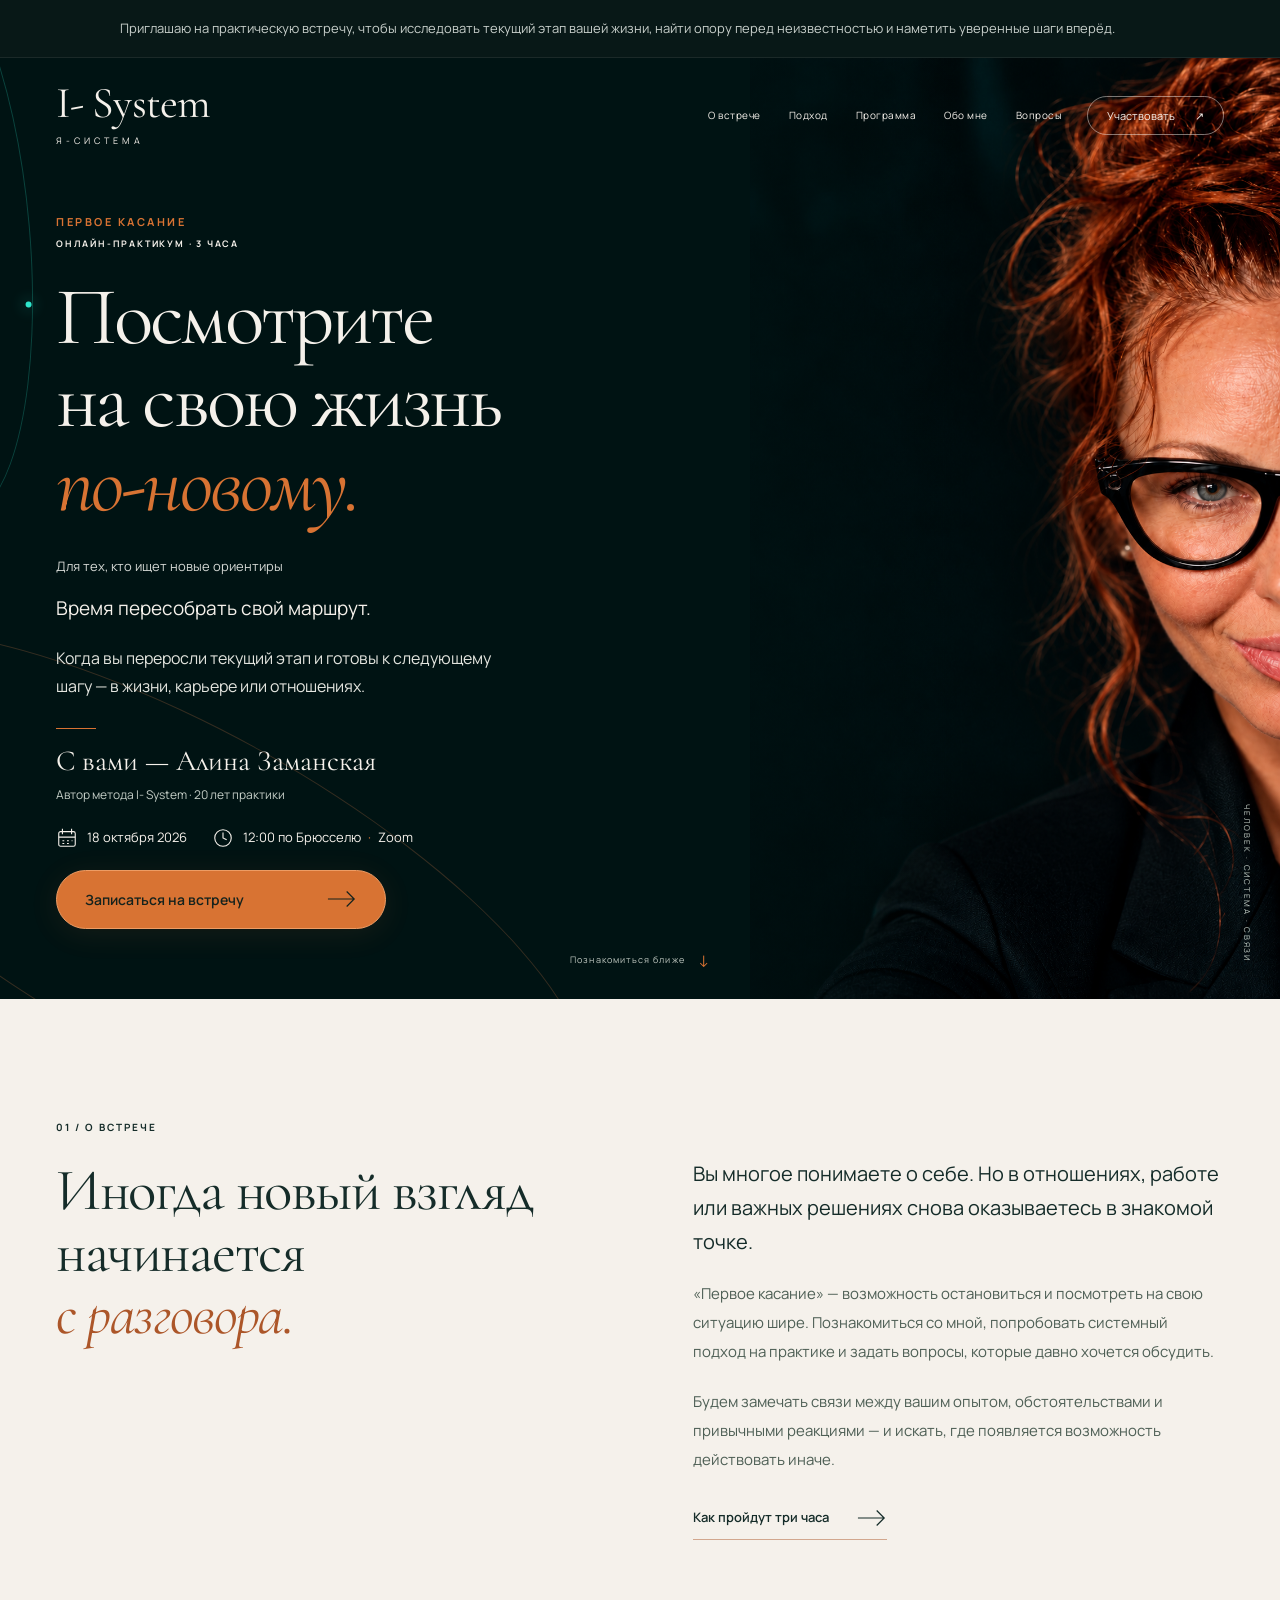
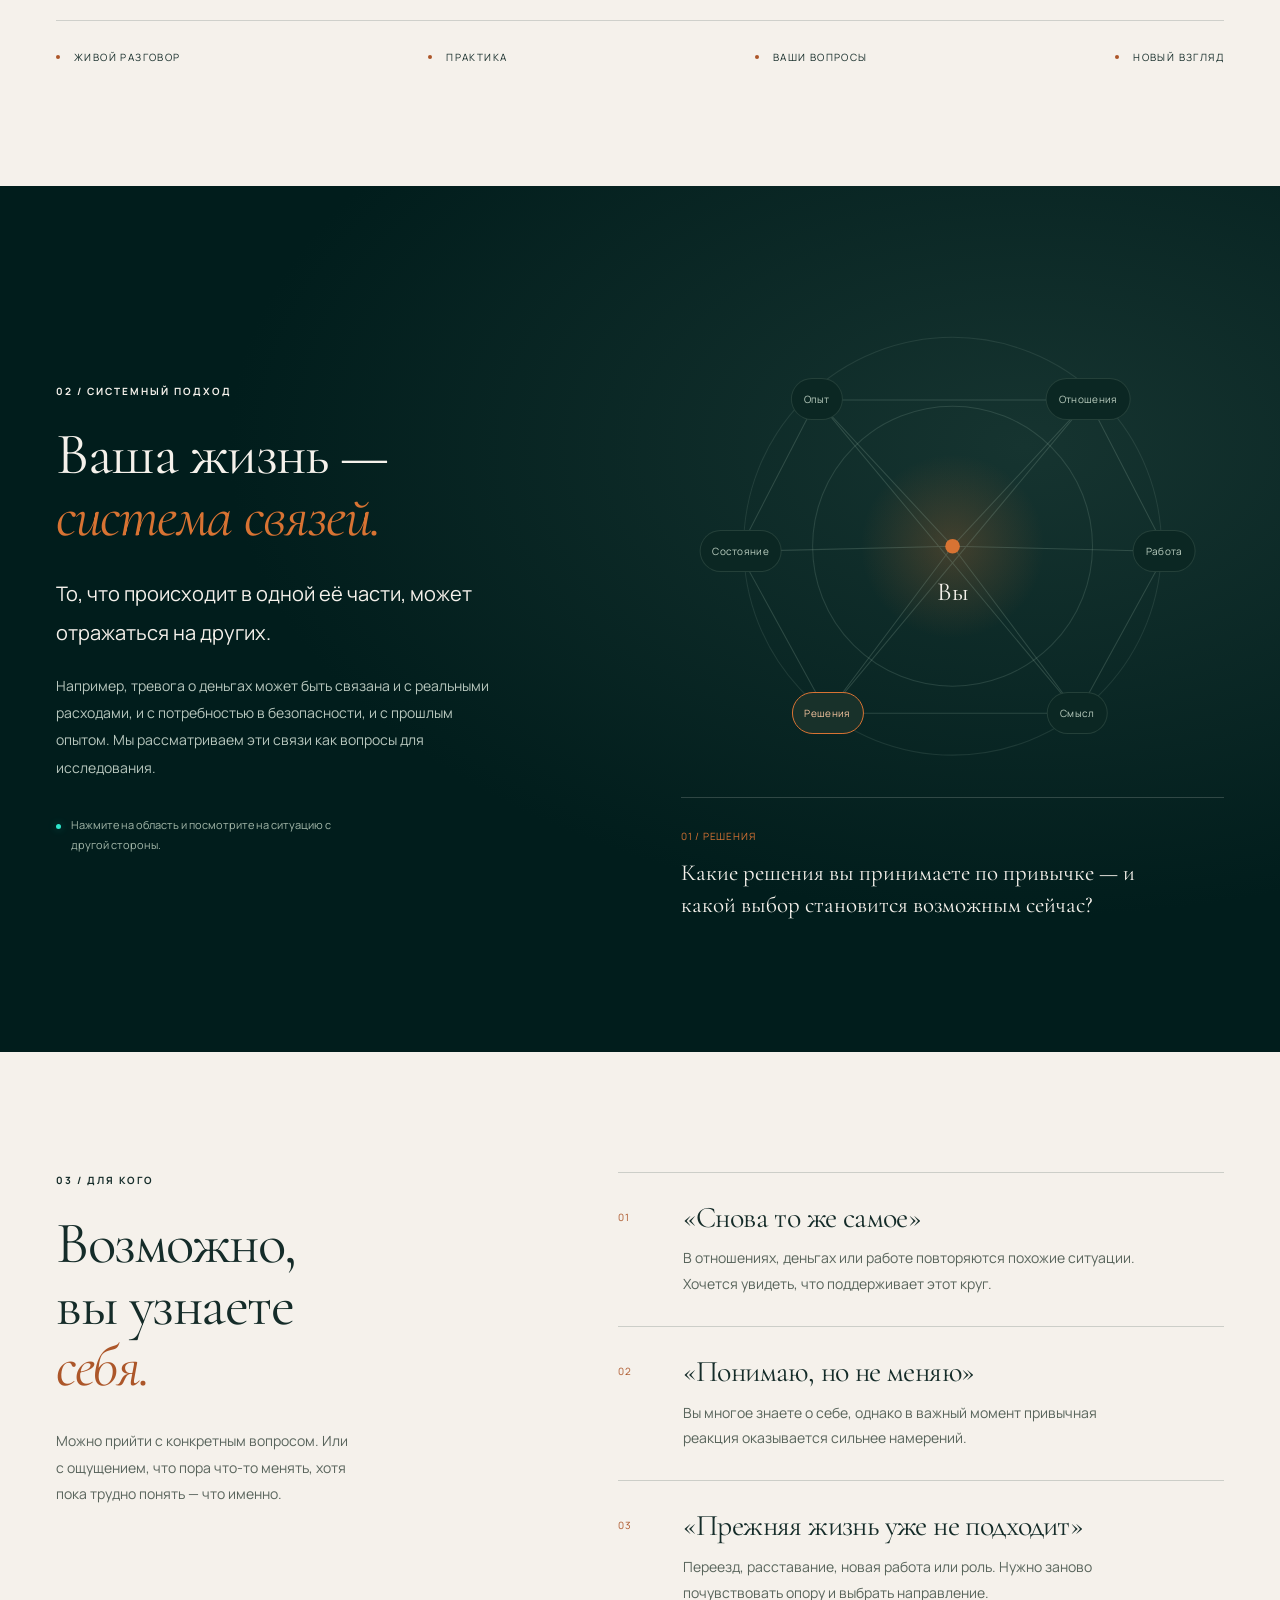
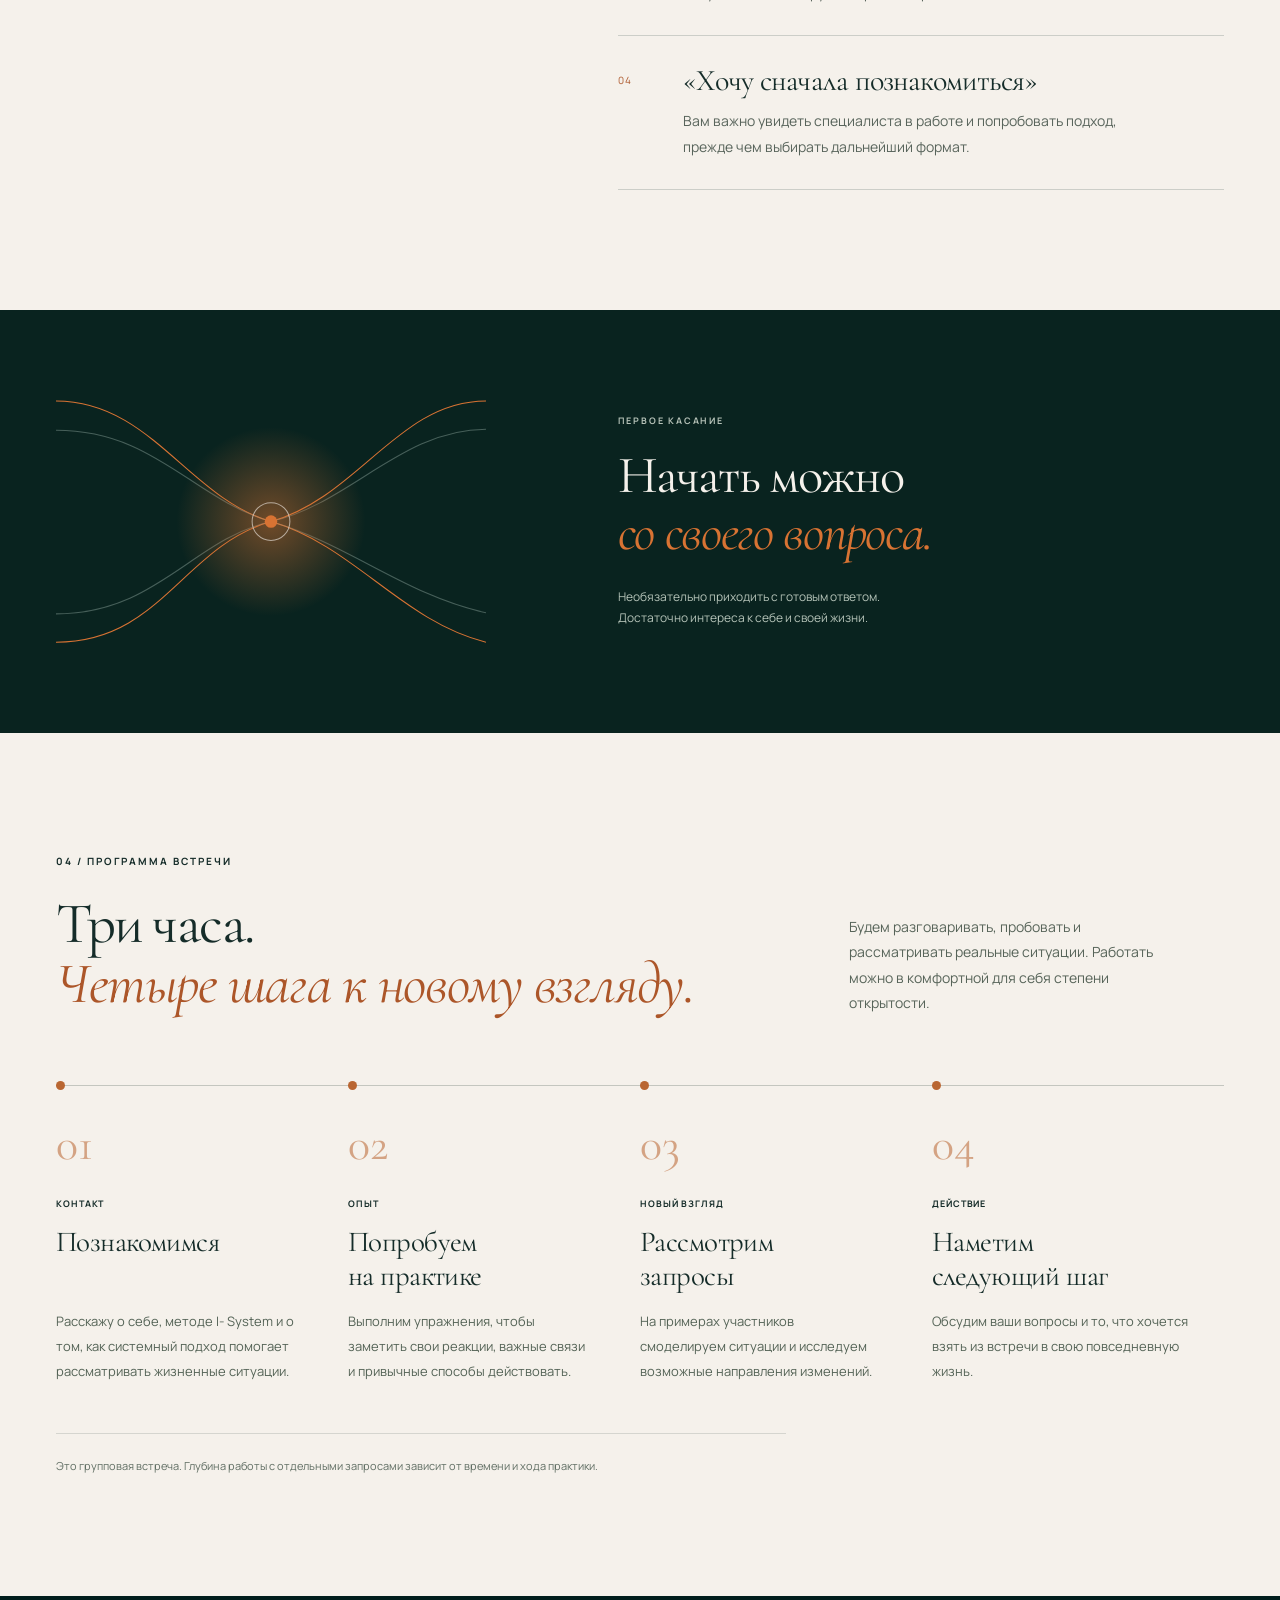
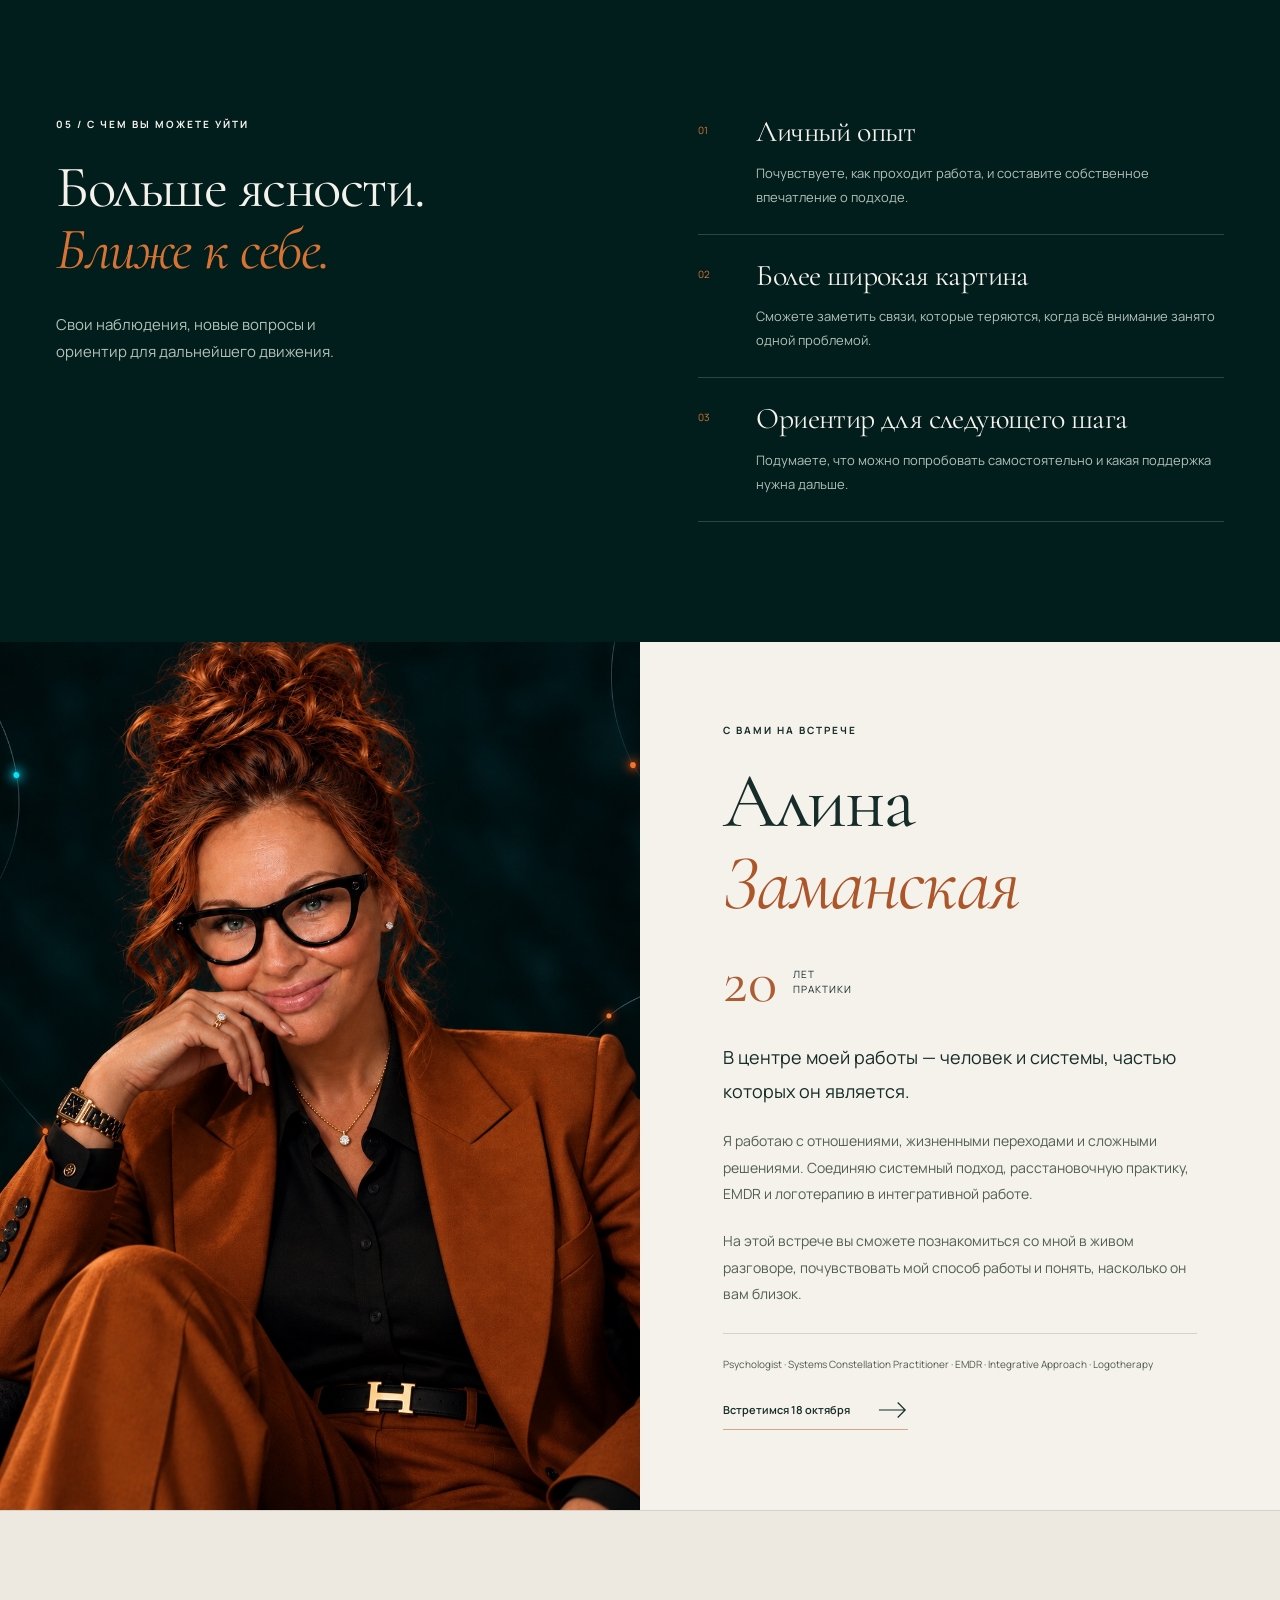
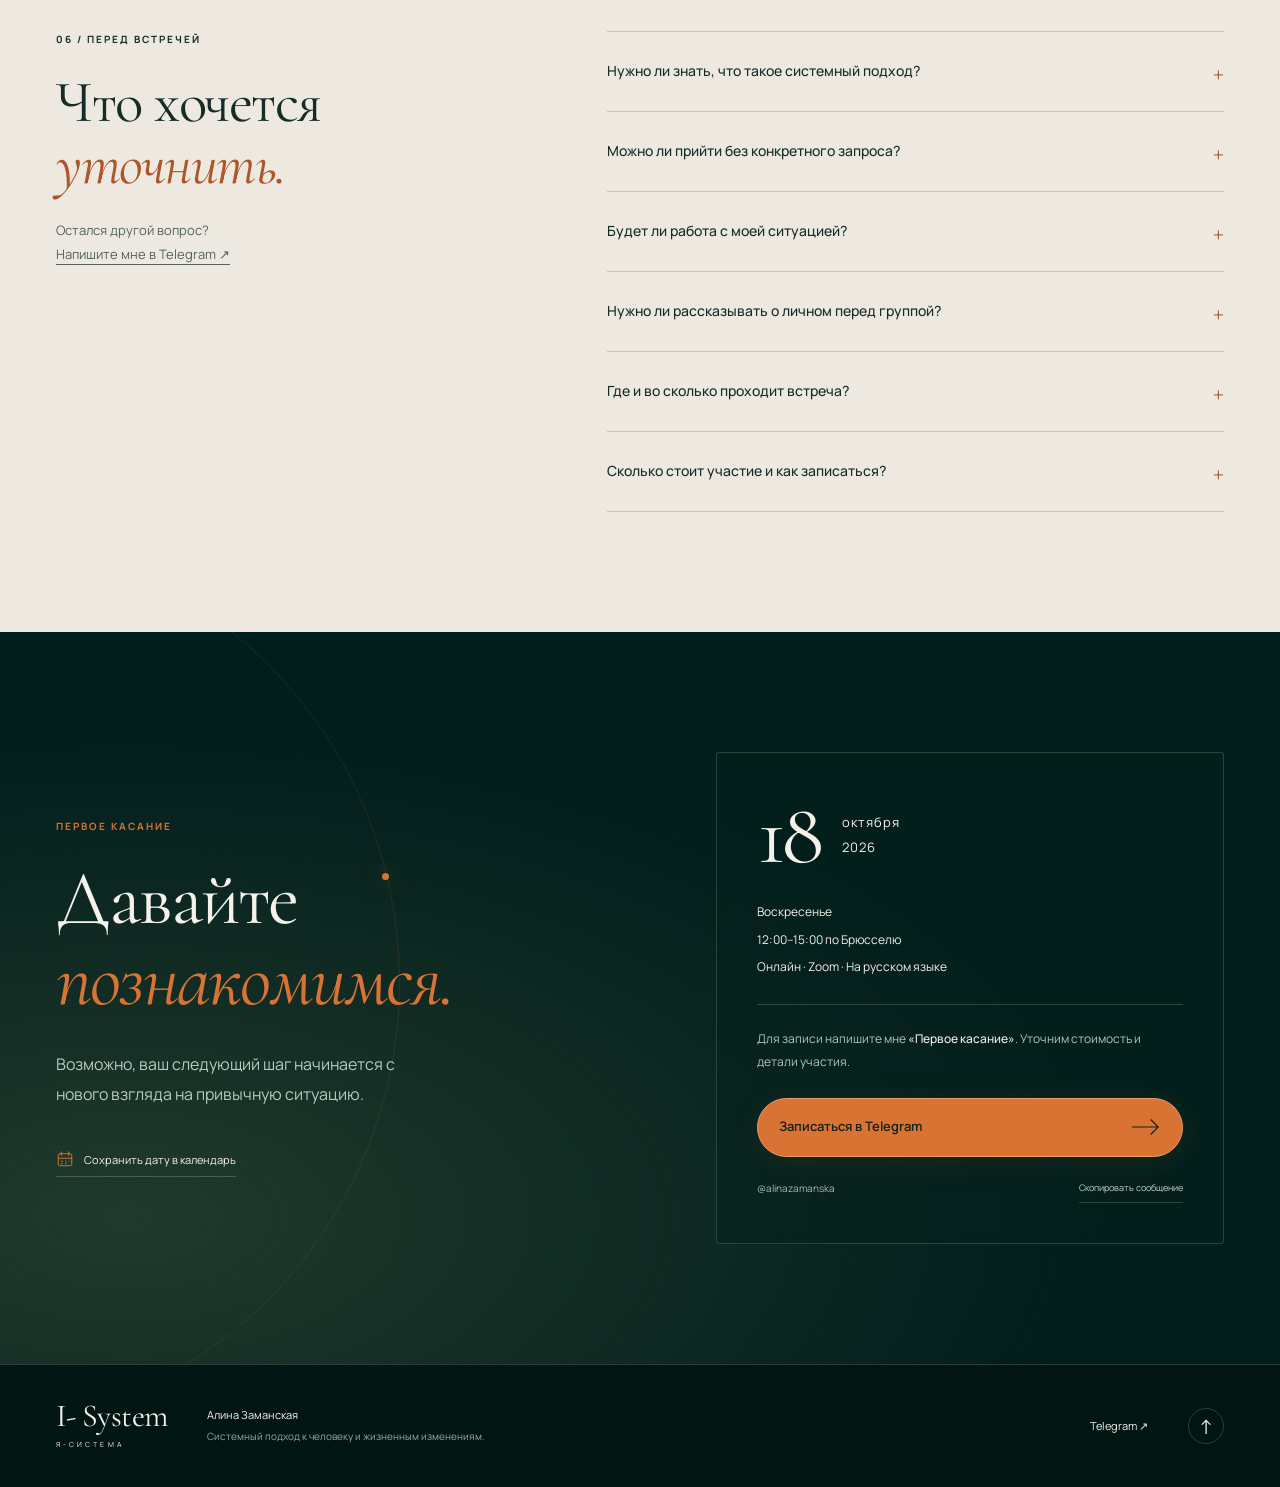
<file: index.html>
<!doctype html>
<html lang="ru">
<head>
  <meta charset="utf-8">
  <meta name="viewport" content="width=device-width,initial-scale=1">
  <meta name="theme-color" content="#001313">
  <title>Первое касание — встреча с Алиной Заманской | I- System</title>
  <meta name="description" content="Посмотрите на свою жизнь по-новому. Онлайн-практикум с Алиной Заманской для тех, кто ищет новые ориентиры. 18 октября 2026, 12:00 по Брюсселю, Zoom. Системный подход и метод I- System.">
  <meta property="og:type" content="website">
  <meta property="og:locale" content="ru_RU">
  <meta property="og:title" content="Первое касание — посмотрите на свою жизнь по-новому">
  <meta property="og:description" content="Три часа живого разговора и практики с Алиной Заманской. 18 октября 2026 · 12:00 по Брюсселю · Zoom.">
  <meta property="og:image" content="https://alinazamanska.github.io/pervoe-kasanie/alina-portrait.jpg">
  <meta property="og:url" content="https://alinazamanska.github.io/pervoe-kasanie/">
  <link rel="canonical" href="https://alinazamanska.github.io/pervoe-kasanie/">
  <link rel="icon" href="./favicon.svg" type="image/svg+xml">
  <link rel="preload" href="./alina-hero-v2.png" as="image" fetchpriority="high">
  <link rel="preconnect" href="https://fonts.googleapis.com">
  <link rel="preconnect" href="https://fonts.gstatic.com" crossorigin>
  <link href="https://fonts.googleapis.com/css2?family=Cormorant+Garamond:ital,wght@0,400;0,500;0,600;1,400;1,500&family=Manrope:wght@400;500;600;700&display=swap" rel="stylesheet">
  <link rel="stylesheet" href="./styles.css">
  <link rel="stylesheet" href="./hero-v2.css?v=20261012">
  <script src="./app.js?v=20261012" defer></script>
  <script type="application/ld+json">
  {"@context":"https://schema.org","@type":"Event","name":"Первое касание — встреча с Алиной Заманской","description":"Живой разговор, практика и знакомство с системным подходом и авторским методом I- System.","startDate":"2026-10-18T12:00:00+02:00","endDate":"2026-10-18T15:00:00+02:00","eventAttendanceMode":"https://schema.org/OnlineEventAttendanceMode","eventStatus":"https://schema.org/EventScheduled","inLanguage":"ru","image":"https://alinazamanska.github.io/pervoe-kasanie/alina-portrait.jpg","url":"https://alinazamanska.github.io/pervoe-kasanie/","organizer":{"@type":"Person","name":"Алина Заманская","url":"https://t.me/alinazamanska"},"performer":{"@type":"Person","name":"Алина Заманская"}}
  </script>
</head>
<body>
<a class="skip-link" href="#meeting">Перейти к содержанию</a>
<svg class="svg-defs" xmlns="http://www.w3.org/2000/svg" aria-hidden="true"><defs>
  <symbol id="arrow-right" viewBox="0 0 32 20"><path d="M1 10h28M21 2l8 8-8 8"/></symbol>
  <symbol id="icon-calendar" viewBox="0 0 24 24"><rect x="3" y="5" width="18" height="16" rx="2"/><path d="M7 2v6M17 2v6M3 11h18M7 15h2m3 0h2m3 0h1M7 18h2m3 0h2"/></symbol>
  <symbol id="icon-clock" viewBox="0 0 24 24"><circle cx="12" cy="12" r="9"/><path d="M12 6v6l4 2"/></symbol>
  <symbol id="icon-external" viewBox="0 0 24 24"><path d="M6 18 18 6M6 6h12v12"/></symbol>
</defs></svg>
<div class="opening-invitation"><p class="wrap">Приглашаю на практическую встречу, чтобы исследовать текущий этап вашей жизни, найти опору перед неизвестностью и наметить уверенные шаги вперёд.</p></div>
<header class="hero" id="top">
  <img class="hero-photo" src="./alina-hero-v2.png" alt="Алина Заманская" width="941" height="1672" fetchpriority="high" decoding="async">
  <div class="hero-shade" aria-hidden="true"></div>
  <div class="hero-orbit orbit-one" aria-hidden="true"><span></span></div>
  <div class="hero-orbit orbit-two" aria-hidden="true"><span></span></div>
  <nav class="nav wrap" aria-label="Основная навигация">
    <a class="brand" href="#top" aria-label="I- System — в начало страницы"><span>I- System</span><small>Я-Система</small></a>
    <div class="desktop-nav"><a href="#meeting">О встрече</a><a href="#approach">Подход</a><a href="#program">Программа</a><a href="#about">Обо мне</a><a href="#faq">Вопросы</a></div>
    <a class="nav-book" href="#register">Участвовать <span aria-hidden="true">↗</span></a>
    <button class="menu-toggle" type="button" aria-label="Открыть меню" aria-controls="mobile-menu" aria-expanded="false"><span></span><span></span></button>
  </nav>
  <div id="mobile-menu" class="mobile-menu" hidden><nav aria-label="Мобильная навигация"><a href="#meeting">О встрече</a><a href="#approach">Системный подход</a><a href="#program">Программа</a><a href="#about">Алина Заманская</a><a href="#faq">Вопросы</a><a href="#register">Записаться <span>↗</span></a></nav></div>
  <div class="hero-content wrap">
    <div class="hero-copy">
      <p class="eyebrow amber">Первое касание <span class="eyebrow-line">Онлайн-практикум · 3 часа</span></p>
      <h1><span>Посмотрите</span><span>на свою жизнь</span><em>по-новому.</em></h1>
      <p class="hero-audience">Для тех, кто ищет новые ориентиры</p>
      <p class="hero-route">Время пересобрать свой маршрут.</p>
      <p class="hero-intro">Когда вы переросли текущий этап и готовы к следующему шагу — в жизни, карьере или отношениях.</p>
      <div class="hero-host"><p>С вами — Алина Заманская</p><span>Автор метода I- System · 20 лет практики</span></div>
      <div class="hero-details">
        <p><svg aria-hidden="true"><use href="#icon-calendar"/></svg><time datetime="2026-10-18">18 октября 2026</time></p>
        <p><svg aria-hidden="true"><use href="#icon-clock"/></svg><span>12:00 по Брюсселю <b>·</b> Zoom</span></p>
      </div>
      <a class="button button-amber hero-cta" href="#register">Записаться на встречу <svg aria-hidden="true"><use href="#arrow-right"/></svg></a>
    </div>
  </div>
  <a class="scroll-hint" href="#meeting">Познакомиться ближе <span aria-hidden="true">↓</span></a>
  <span class="hero-side" aria-hidden="true">Человек · Система · Связи</span>
</header>
<main>
<section class="meeting light-section section" id="meeting">
  <div class="wrap meeting-grid">
    <div><p class="eyebrow">01 / О встрече</p><h2>Иногда новый взгляд<br>начинается<br><em>с разговора.</em></h2></div>
    <div class="meeting-copy"><p class="lead">Вы многое понимаете о себе. Но в отношениях, работе или важных решениях снова оказываетесь в знакомой точке.</p><p>«Первое касание» — возможность остановиться и посмотреть на свою ситуацию шире. Познакомиться со мной, попробовать системный подход на практике и задать вопросы, которые давно хочется обсудить.</p><p>Будем замечать связи между вашим опытом, обстоятельствами и привычными реакциями — и искать, где появляется возможность действовать иначе.</p><a class="text-link" href="#program">Как пройдут три часа <svg aria-hidden="true"><use href="#arrow-right"/></svg></a></div>
  </div>
  <div class="wrap meeting-notes"><span>Живой разговор</span><span>Практика</span><span>Ваши вопросы</span><span>Новый взгляд</span></div>
</section>
<section class="approach dark-section section" id="approach">
  <div class="wrap approach-grid">
    <div class="approach-copy"><p class="eyebrow">02 / Системный подход</p><h2>Ваша жизнь —<br><em>система связей.</em></h2><p class="lead">То, что происходит в одной её части, может отражаться на других.</p><p>Например, тревога о деньгах может быть связана и с реальными расходами, и с потребностью в безопасности, и с прошлым опытом. Мы рассматриваем эти связи как вопросы для исследования.</p><p class="diagram-hint"><span class="tiny-dot"></span>Нажмите на область и посмотрите на ситуацию с другой стороны.</p></div>
    <div class="system-interactive">
      <div class="system-map" aria-label="Области жизни, которые мы рассматриваем в системном подходе">
        <svg class="system-lines" viewBox="0 0 520 470" aria-hidden="true"><defs><radialGradient id="map-glow"><stop stop-color="#d87333" stop-opacity=".25"/><stop offset="1" stop-color="#d87333" stop-opacity="0"/></radialGradient></defs><circle cx="260" cy="230" r="200" fill="none" stroke="currentColor" opacity=".15"/><circle cx="260" cy="230" r="134" fill="none" stroke="currentColor" opacity=".2"/><circle cx="260" cy="230" r="88" fill="url(#map-glow)"/><g fill="none" stroke="currentColor" opacity=".24"><path d="M260 230 130 90 390 90 465 235 380 390 140 390 55 235 130 90M260 230 390 90M260 230 465 235M260 230 380 390M260 230 140 390M260 230 55 235M130 90 380 390M140 390 390 90"/></g><g fill="#d87333"><circle cx="260" cy="230" r="7"/><circle cx="130" cy="90" r="3"/><circle cx="390" cy="90" r="3"/><circle cx="465" cy="235" r="3"/><circle cx="380" cy="390" r="3"/><circle cx="140" cy="390" r="3"/><circle cx="55" cy="235" r="3"/></g></svg>
        <span class="map-center">Вы</span>
        <button class="map-node node-experience" type="button" data-lens="experience" aria-pressed="false">Опыт</button>
        <button class="map-node node-family" type="button" data-lens="family" aria-pressed="false">Отношения</button>
        <button class="map-node node-work" type="button" data-lens="work" aria-pressed="false">Работа</button>
        <button class="map-node node-meaning" type="button" data-lens="meaning" aria-pressed="false">Смысл</button>
        <button class="map-node node-choice" type="button" data-lens="choice" aria-pressed="true">Решения</button>
        <button class="map-node node-state" type="button" data-lens="state" aria-pressed="false">Состояние</button>
      </div>
      <div class="lens-note" aria-live="polite" aria-atomic="true"><span class="lens-index" id="lens-index">01 / Решения</span><p id="lens-copy">Какие решения вы принимаете по привычке — и какой выбор становится возможным сейчас?</p></div>
    </div>
  </div>
</section>
<section class="audience light-section section" id="for">
  <div class="wrap audience-grid"><div class="section-heading"><p class="eyebrow">03 / Для кого</p><h2>Возможно,<br>вы узнаете<br><em>себя.</em></h2><p>Можно прийти с конкретным вопросом. Или с ощущением, что пора что-то менять, хотя пока трудно понять — что именно.</p></div>
    <div class="audience-list">
      <article><span>01</span><div><h3>«Снова то же самое»</h3><p>В отношениях, деньгах или работе повторяются похожие ситуации. Хочется увидеть, что поддерживает этот круг.</p></div></article>
      <article><span>02</span><div><h3>«Понимаю, но не меняю»</h3><p>Вы многое знаете о себе, однако в важный момент привычная реакция оказывается сильнее намерений.</p></div></article>
      <article><span>03</span><div><h3>«Прежняя жизнь уже не подходит»</h3><p>Переезд, расставание, новая работа или роль. Нужно заново почувствовать опору и выбрать направление.</p></div></article>
      <article><span>04</span><div><h3>«Хочу сначала познакомиться»</h3><p>Вам важно увидеть специалиста в работе и попробовать подход, прежде чем выбирать дальнейший формат.</p></div></article>
    </div>
  </div>
</section>
<section class="touch dark-section" aria-label="Первый шаг"><div class="wrap touch-inner"><div class="touch-art" aria-hidden="true"><svg viewBox="0 0 410 270"><defs><radialGradient id="touch-glow"><stop stop-color="#d87333" stop-opacity=".5"/><stop offset="1" stop-color="#d87333" stop-opacity="0"/></radialGradient></defs><path d="M0 20C90 20 126 112 205 135S330 230 410 250M0 250C100 250 121 159 205 135S327 20 410 20" fill="none" stroke="#d87333"/><path d="M0 48C94 48 130 113 205 135S333 205 410 222M0 223C96 223 130 152 205 135S330 47 410 47" fill="none" stroke="#839c93" opacity=".5"/><circle cx="205" cy="135" r="90" fill="url(#touch-glow)"/><circle cx="205" cy="135" r="18" fill="none" stroke="#f5f1eb" opacity=".6"/><circle cx="205" cy="135" r="6" fill="#d87333"/></svg></div><div><p class="eyebrow">Первое касание</p><p class="touch-quote">Начать можно<br><em>со своего вопроса.</em></p><p>Необязательно приходить с готовым ответом.<br>Достаточно интереса к себе и своей жизни.</p></div></div></section>
<section class="program light-section section" id="program">
  <div class="wrap"><div class="program-heading"><div><p class="eyebrow">04 / Программа встречи</p><h2>Три часа.<br><em>Четыре шага к новому взгляду.</em></h2></div><p>Будем разговаривать, пробовать и рассматривать реальные ситуации. Работать можно в комфортной для себя степени открытости.</p></div>
    <div class="program-timeline">
      <article><span class="step-number">01</span><p class="eyebrow">Контакт</p><h3>Познакомимся</h3><p>Расскажу о себе, методе I- System и о том, как системный подход помогает рассматривать жизненные ситуации.</p></article>
      <article><span class="step-number">02</span><p class="eyebrow">Опыт</p><h3>Попробуем<br>на практике</h3><p>Выполним упражнения, чтобы заметить свои реакции, важные связи и привычные способы действовать.</p></article>
      <article><span class="step-number">03</span><p class="eyebrow">Новый взгляд</p><h3>Рассмотрим<br>запросы</h3><p>На примерах участников смоделируем ситуации и исследуем возможные направления изменений.</p></article>
      <article><span class="step-number">04</span><p class="eyebrow">Действие</p><h3>Наметим<br>следующий шаг</h3><p>Обсудим ваши вопросы и то, что хочется взять из встречи в свою повседневную жизнь.</p></article>
    </div>
    <p class="program-note">Это групповая встреча. Глубина работы с отдельными запросами зависит от времени и хода практики.</p>
  </div>
</section>
<section class="outcomes dark-section section" id="outcomes"><div class="wrap outcomes-grid"><div><p class="eyebrow">05 / С чем вы можете уйти</p><h2>Больше ясности.<br><em>Ближе к себе.</em></h2><p class="outcomes-intro">Свои наблюдения, новые вопросы и ориентир для дальнейшего движения.</p></div><div class="outcomes-list"><article><span>01</span><div><h3>Личный опыт</h3><p>Почувствуете, как проходит работа, и составите собственное впечатление о подходе.</p></div></article><article><span>02</span><div><h3>Более широкая картина</h3><p>Сможете заметить связи, которые теряются, когда всё внимание занято одной проблемой.</p></div></article><article><span>03</span><div><h3>Ориентир для следующего шага</h3><p>Подумаете, что можно попробовать самостоятельно и какая поддержка нужна дальше.</p></div></article></div></div></section>
<section class="about light-section" id="about"><div class="about-image"><img src="./alina-portrait.jpg" alt="Алина Заманская в костюме" width="1086" height="1448" loading="lazy" decoding="async"></div><div class="about-content"><p class="eyebrow">С вами на встрече</p><h2>Алина<br><em>Заманская</em></h2><div class="experience"><span>20</span><p>лет<br>практики</p></div><p class="lead">В центре моей работы — человек и системы, частью которых он является.</p><p>Я работаю с отношениями, жизненными переходами и сложными решениями. Соединяю системный подход, расстановочную практику, EMDR и логотерапию в интегративной работе.</p><p>На этой встрече вы сможете познакомиться со мной в живом разговоре, почувствовать мой способ работы и понять, насколько он вам близок.</p><div class="signature">Psychologist · Systems Constellation Practitioner · EMDR · Integrative Approach · Logotherapy</div><a class="text-link" href="#register">Встретимся 18 октября <svg aria-hidden="true"><use href="#arrow-right"/></svg></a></div></section>
<section class="faq light-section section" id="faq"><div class="wrap faq-grid"><div><p class="eyebrow">06 / Перед встречей</p><h2>Что хочется<br><em>уточнить.</em></h2><p>Остался другой вопрос?<br><a class="inline-link" href="https://t.me/alinazamanska" target="_blank" rel="noopener noreferrer">Напишите мне в Telegram ↗</a></p></div><div class="faq-list">
  <details><summary>Нужно ли знать, что такое системный подход?<span aria-hidden="true">+</span></summary><div class="faq-answer"><p>Нет. Начнём с понятного введения и примеров из жизни. Специальная подготовка не нужна — достаточно любопытства и готовности попробовать.</p></div></details>
  <details><summary>Можно ли прийти без конкретного запроса?<span aria-hidden="true">+</span></summary><div class="faq-answer"><p>Да. Можно прийти, чтобы познакомиться со мной и методом. Если вопрос пока звучит как «хочу что-то изменить», это тоже отправная точка для размышления.</p></div></details>
  <details><summary>Будет ли работа с моей ситуацией?<span aria-hidden="true">+</span></summary><div class="faq-answer"><p>На встрече будут практика и работа с примерами участников. Можно предложить свой запрос, но индивидуальная работа с каждым не гарантируется: это групповой формат на три часа. Наблюдения можно делать и в процессе работы с другими ситуациями.</p></div></details>
  <details><summary>Нужно ли рассказывать о личном перед группой?<span aria-hidden="true">+</span></summary><div class="faq-answer"><p>Делитесь только тем, чем готовы делиться. Можно сначала наблюдать и включаться постепенно. В начале встречи договоримся о бережном общении и конфиденциальности личных историй.</p></div></details>
  <details><summary>Где и во сколько проходит встреча?<span aria-hidden="true">+</span></summary><div class="faq-answer"><p>18 октября 2026 года, с 12:00 до 15:00 по Брюсселю, онлайн в Zoom. В Мадриде это также 12:00–15:00, на Тенерифе и в Лондоне — 11:00–14:00. Для участия понадобятся интернет и место, где можно спокойно провести три часа.</p><p class="local-time" data-local-time></p></div></details>
  <details><summary>Сколько стоит участие и как записаться?<span aria-hidden="true">+</span></summary><div class="faq-answer"><p>Напишите мне в Telegram «Первое касание». В переписке уточним стоимость и условия участия, а также детали подключения к встрече.</p><a class="inline-link" href="https://t.me/alinazamanska" target="_blank" rel="noopener noreferrer">Перейти в Telegram ↗</a></div></details>
</div></div></section>
<section class="registration dark-section section" id="register"><div class="registration-orbit" aria-hidden="true"></div><div class="wrap registration-grid"><div><p class="eyebrow amber">Первое касание</p><h2>Давайте<br><em>познакомимся.</em></h2><p class="registration-intro">Возможно, ваш следующий шаг начинается с нового взгляда на привычную ситуацию.</p><a class="calendar-link" href="./pervoe-kasanie.ics" download><svg aria-hidden="true"><use href="#icon-calendar"/></svg>Сохранить дату в календарь</a></div><div class="registration-panel"><p class="event-date">18 <span>октября<br>2026</span></p><div class="registration-facts"><span>Воскресенье</span><span>12:00–15:00 по Брюсселю</span><span>Онлайн · Zoom · На русском языке</span></div><p>Для записи напишите мне <strong>«Первое касание»</strong>. Уточним стоимость и детали участия.</p><a class="button button-amber" href="https://t.me/alinazamanska" target="_blank" rel="noopener noreferrer">Записаться в Telegram <svg aria-hidden="true"><use href="#arrow-right"/></svg></a><div class="registration-contact"><span>@alinazamanska</span><button class="copy-message" type="button">Скопировать сообщение</button></div><p class="copy-status" role="status" aria-live="polite"></p><div class="copy-fallback" hidden><label for="registration-message">Сообщение для записи</label><textarea id="registration-message" rows="3" readonly>Алина, здравствуйте! Хочу участвовать во встрече «Первое касание» 18 октября в 12:00 по Брюсселю. Подскажите, пожалуйста, стоимость и условия участия.</textarea></div></div></div></section>
</main>
<footer><div class="wrap footer-inner"><a class="brand footer-brand" href="#top"><span>I- System</span><small>Я-Система</small></a><p>Алина Заманская<br><span>Системный подход к человеку и жизненным изменениям.</span></p><a href="https://t.me/alinazamanska" target="_blank" rel="noopener noreferrer">Telegram <span aria-hidden="true">↗</span></a><a class="back-top" href="#top" aria-label="Наверх">↑</a></div></footer>
<div class="mobile-join" hidden><div><strong>Первое касание</strong><span>18 октября · 12:00 Брюссель</span></div><a href="#register">Участвовать <span aria-hidden="true">↗</span></a></div>
</body></html>
</file>
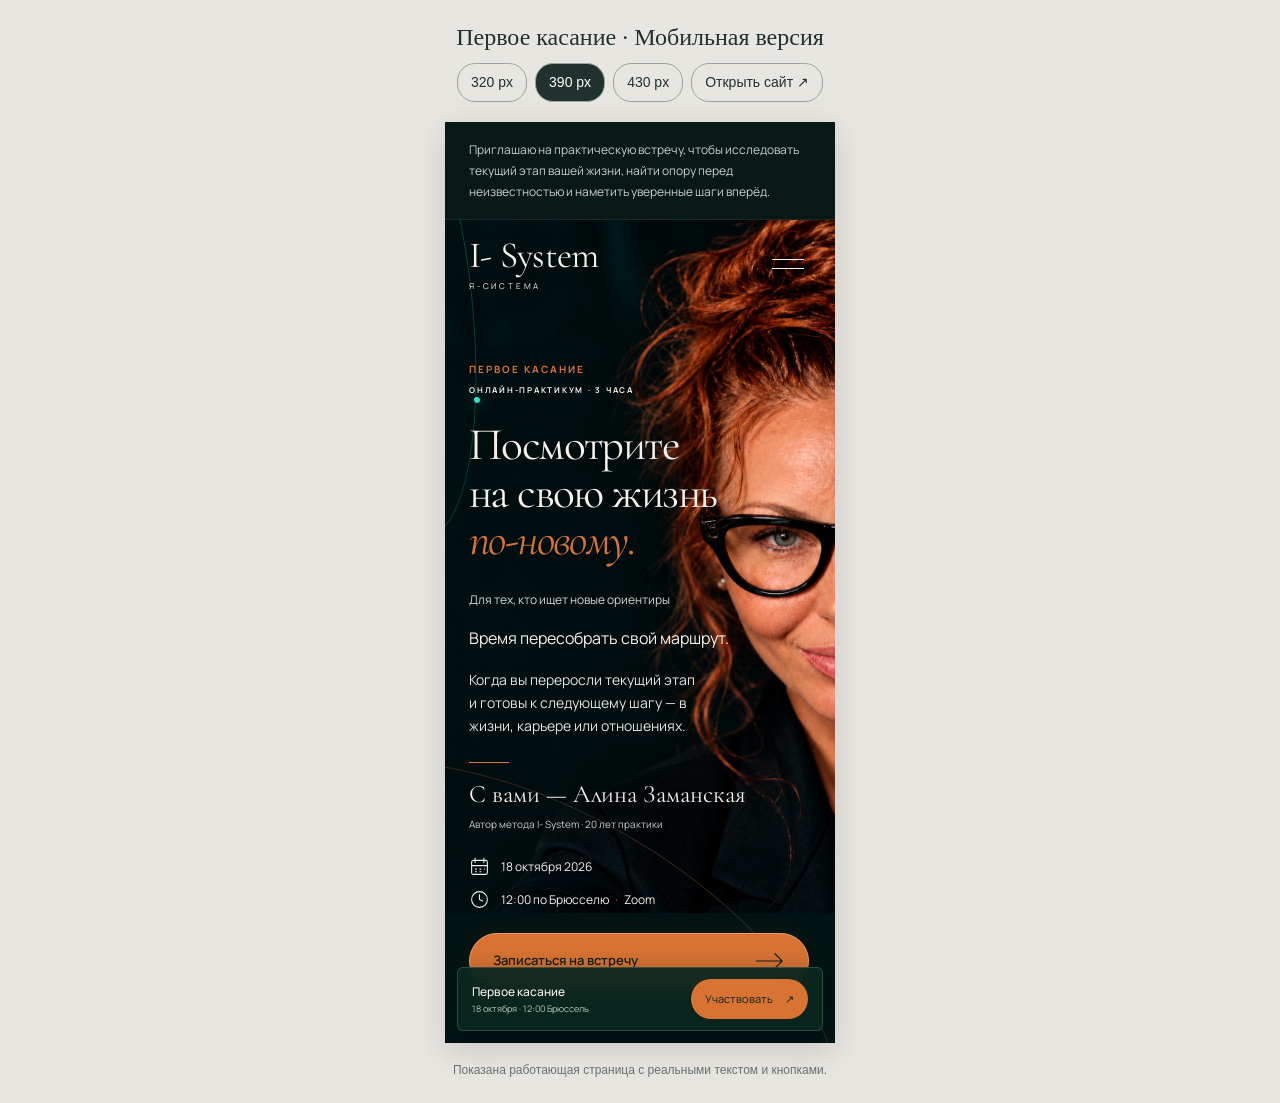
<file: mobile-preview.html>
<!doctype html>
<html lang="ru"><head><meta charset="utf-8"><meta name="viewport" content="width=device-width,initial-scale=1"><meta name="robots" content="noindex,nofollow"><title>Мобильный просмотр — Первое касание</title>
<style>*{box-sizing:border-box}body{margin:0;padding:24px;background:#e8e6e1;color:#20312e;font:14px/1.5 Arial,sans-serif}header{max-width:650px;margin:0 auto 20px;text-align:center}h1{font:24px Georgia,serif;margin:0 0 12px}nav{display:flex;gap:8px;justify-content:center;flex-wrap:wrap}button,a{font:inherit;padding:8px 13px;border:1px solid #9ba49e;border-radius:18px;background:transparent;color:inherit;cursor:pointer;text-decoration:none}button[aria-pressed=true]{background:#20312e;color:#fff}iframe{display:block;margin:auto;border:0;width:390px;height:1100px;max-width:none;box-shadow:0 8px 30px #0002;background:#001313}footer{text-align:center;margin-top:18px;color:#67736c;font-size:12px}</style></head>
<body><header><h1>Первое касание · Мобильная версия</h1><nav aria-label="Ширина экрана"><button data-width="320" aria-pressed="false">320 px</button><button data-width="390" aria-pressed="true">390 px</button><button data-width="430" aria-pressed="false">430 px</button><a href="./">Открыть сайт ↗</a></nav></header>
<iframe id="mobile-site" title="Мобильная версия сайта" src="./index.html"></iframe><footer>Показана работающая страница с реальными текстом и кнопками.</footer>
<script>
const frame=document.querySelector('iframe');
function fit(){const doc=frame.contentDocument;if(!doc)return;const hero=doc.querySelector('.hero'),intro=doc.querySelector('.opening-invitation');if(hero)frame.style.height=Math.ceil(hero.offsetHeight+(intro?intro.offsetHeight:0))+'px';}
frame.addEventListener('load',()=>{fit();frame.contentDocument.fonts.ready.then(fit);new ResizeObserver(fit).observe(frame.contentDocument.querySelector('.hero'));});
document.querySelectorAll('[data-width]').forEach(button=>button.addEventListener('click',()=>{frame.style.width=button.dataset.width+'px';document.querySelectorAll('[data-width]').forEach(b=>b.setAttribute('aria-pressed',String(b===button)));requestAnimationFrame(fit);}));
</script></body></html>
</file>
<file: styles.css>
:root{--deep:#011d1c;--ink:#152c29;--ivory:#f5f1eb;--paper:#ede9e1;--amber:#d87333;--muted:#adbab3;--line:rgba(245,241,235,.18);--serif:'Cormorant Garamond',Georgia,serif;--sans:'Manrope',Arial,sans-serif}
*{box-sizing:border-box}html{scroll-behavior:smooth;scroll-padding-top:30px}body{margin:0;color:var(--ivory);background:var(--deep);font-family:var(--sans);font-size:16px;line-height:1.8;-webkit-font-smoothing:antialiased}body.menu-is-open{overflow:hidden}button,a{-webkit-tap-highlight-color:transparent}a{color:inherit;text-decoration:none}button{font:inherit;cursor:pointer}button,textarea{color:inherit}button{border:0}button:focus-visible,a:focus-visible,summary:focus-visible,textarea:focus-visible{outline:2px solid var(--amber);outline-offset:6px}h1,h2,h3,p{margin:0}h1,h2,h3{font-family:var(--serif);font-weight:400;line-height:1.05}h2{font-size:clamp(48px,4.6vw,76px);letter-spacing:-.025em}h2 em{display:inline;color:var(--amber);font-weight:400}h3{font-size:30px;letter-spacing:-.02em}p+p{margin-top:20px}svg{display:block}img{max-width:100%;display:block}.svg-defs{position:absolute;width:0;height:0;overflow:hidden}.wrap{width:min(1320px,calc(100% - 112px));margin-inline:auto}.section{padding-block:120px}.eyebrow{font-size:10px;line-height:1.6;letter-spacing:.2em;text-transform:uppercase;font-weight:700;margin-bottom:25px}.amber{color:var(--amber)}.light-section{background:var(--ivory);color:var(--ink)}.light-section em{color:#ac5629}.dark-section{background:var(--deep);color:var(--ivory)}.lead{font-size:20px;line-height:1.7}.button{display:inline-flex;align-items:center;justify-content:space-between;gap:30px;min-height:59px;padding:14px 28px;border:1px solid transparent;border-radius:40px;font-size:14px;font-weight:600;line-height:1.5;transition:background .18s,transform .18s,box-shadow .18s}.button svg,.text-link svg{width:30px;height:20px;fill:none;stroke:currentColor;stroke-width:1.3}.button-amber{color:#14221d;background:var(--amber);border-color:#ed9c64;box-shadow:0 5px 30px #d8733319}.button-amber:hover{background:#e68a4c;transform:translateY(-2px);box-shadow:0 6px 28px #d8733333}.text-link{display:inline-flex;align-items:center;gap:28px;font-size:13px;font-weight:600;border-bottom:1px solid #ac56297a;padding-bottom:9px}.text-link:hover{color:#ac5629}.inline-link{text-decoration:underline;text-underline-offset:5px}.skip-link{position:fixed;top:10px;left:10px;z-index:100;background:var(--ivory);color:var(--ink);padding:10px 15px;transform:translateY(-150%)}.skip-link:focus{transform:none}[hidden]{display:none!important}
/* First screen — the approved portrait and typographic composition, with live text. */
.hero{position:relative;isolation:isolate;overflow:hidden;background:#001716;min-height:860px;padding-bottom:64px}.hero-photo{position:absolute;z-index:-3;right:0;top:0;height:100%;width:76%;object-fit:cover;object-position:right 45%}.hero-shade{position:absolute;inset:0;z-index:-2;background:linear-gradient(90deg,#001716 2%,#001716ee 20%,#0017169e 37%,#00171612 57%,transparent 70%),linear-gradient(0deg,#00171670,transparent 30%)}.nav{height:116px;display:flex;align-items:center;gap:25px;justify-content:space-between;position:relative;z-index:20}.brand{display:inline-flex;flex-direction:column;flex-shrink:0}.brand>span{font:44px/.95 var(--serif);letter-spacing:-.02em}.brand small{font:9px/1.7 var(--sans);letter-spacing:.44em;margin-top:8px;text-transform:uppercase}.desktop-nav{display:flex;gap:28px;align-items:center;font-size:10px;letter-spacing:.05em;margin-left:auto}.desktop-nav a{padding:10px 0;border-bottom:1px solid transparent}.desktop-nav a:hover{border-color:var(--amber)}.nav-book{font-size:11px;line-height:1.4;border:1px solid #f5f1eb7a;border-radius:30px;padding:11px 19px;white-space:nowrap}.nav-book span{margin-left:18px}.menu-toggle{display:none;background:none;width:46px;height:46px;padding:10px 6px;position:relative}.menu-toggle span{position:absolute;left:7px;right:7px;height:1px;top:17px;background:var(--ivory);transition:transform .2s,top .2s}.menu-toggle span+span{top:26px}.menu-toggle[aria-expanded=true] span{top:22px;transform:rotate(45deg)}.menu-toggle[aria-expanded=true] span+span{transform:rotate(-45deg)}.hero-content{padding-top:36px;position:relative;z-index:1}.hero-copy{width:650px;max-width:65%}.hero-copy>.eyebrow{margin-bottom:22px;font-size:11px;letter-spacing:.23em}.eyebrow-line{display:block;color:var(--ivory);margin-top:7px;font-size:9px;letter-spacing:.31em}.hero h1{font-size:clamp(64px,6.5vw,96px);letter-spacing:-.035em;line-height:.99;margin:0 0 26px}.hero h1 span,.hero h1 em{display:block;white-space:nowrap}.hero h1 em{font-weight:400;color:var(--amber)}.hero-intro{font-size:17px;line-height:1.65;max-width:395px}.hero-benefit{font-size:14px;line-height:1.7;color:#d0d9d1;max-width:365px;margin-top:18px}.hero-host{margin-top:26px}.hero-host:before{content:'';display:block;width:40px;height:1px;background:var(--amber);margin-bottom:15px}.hero-host p{font-family:var(--serif);font-size:28px;line-height:1.2}.hero-host span{font-size:11px;color:#c4cec7;line-height:1.6;display:block;margin-top:6px}.hero-details{margin:24px 0 21px;display:flex;gap:26px}.hero-details p{display:flex;gap:9px;align-items:center;font-size:12px;line-height:1.5;margin:0}.hero-details svg{height:22px;width:22px;stroke:var(--ivory);fill:none;stroke-width:1.2;flex-shrink:0}.hero-details b{font-weight:400;color:var(--amber);padding:0 4px}.hero-cta{min-width:325px}.hero-orbit{position:absolute;z-index:-1;pointer-events:none;border:1px solid #b26a414a;border-radius:50%;width:920px;height:330px;bottom:-60px;left:-280px;transform:rotate(29deg)}.hero-orbit span{position:absolute;width:6px;height:6px;background:var(--amber);border-radius:100%;top:41px;left:120px;box-shadow:0 0 15px 5px #d8733333}.orbit-two{width:180px;height:570px;top:-110px;left:-150px;bottom:auto;border-color:#2ee6cc3a;transform:rotate(-5deg)}.orbit-two span{background:#2ee6cc;left:auto;right:4px;top:360px;box-shadow:0 0 15px 3px #2ee6cc33}.scroll-hint{position:absolute;left:50%;bottom:24px;transform:translateX(-50%);font-size:9px;letter-spacing:.12em;color:#c0c9c2;display:flex;gap:13px;align-items:center}.scroll-hint span{font-size:16px;color:var(--amber)}.hero-side{position:absolute;right:26px;bottom:37px;writing-mode:vertical-rl;text-transform:uppercase;font-size:8px;letter-spacing:.22em;color:#c1ccc4}.mobile-menu{position:fixed;inset:0;background:#011d1cf7;z-index:15;padding:140px 34px 40px;overflow-y:auto;backdrop-filter:blur(14px)}.mobile-menu nav{display:flex;flex-direction:column;gap:18px}.mobile-menu a{font:38px/1.25 var(--serif);padding:12px 0;border-bottom:1px solid var(--line)}.mobile-menu a:last-child{color:var(--amber)}
/* The rest of the story alternates light and dark editorial spreads. */
.meeting-grid{display:grid;grid-template-columns:1fr 1fr;gap:9%;align-items:start}.meeting-copy{padding-top:38px;max-width:530px}.meeting-copy>p:not(.lead){font-size:15px;color:#4e5f55;line-height:1.95}.meeting-copy .text-link{margin-top:32px}.meeting-notes{display:flex;justify-content:space-between;gap:22px;margin-top:80px;padding-top:27px;border-top:1px solid #152c292b;font-size:10px;letter-spacing:.14em;text-transform:uppercase}.meeting-notes span{display:flex;align-items:center;gap:14px}.meeting-notes span:before{content:'';width:4px;height:4px;background:#ac5629;border-radius:100%}.approach{background:radial-gradient(ellipse at 80% 30%,#163430 0,transparent 55%),var(--deep)}.approach-grid{display:grid;grid-template-columns:1fr 1fr;gap:7%;align-items:center}.approach-copy>p:not(.eyebrow){max-width:445px;color:#b8c7be;font-size:14px;line-height:1.95}.approach-copy>p.lead{font-size:20px;color:var(--ivory);margin-top:26px}.approach-copy>p.diagram-hint{font-size:11px;line-height:1.8;margin-top:34px;display:flex;gap:10px;align-items:baseline;color:#a4b8aa;max-width:310px}.tiny-dot{width:5px;height:5px;flex:0 0 5px;display:inline-block;background:#2ee6cc;border-radius:50%;box-shadow:0 0 9px #2ee6cc55}.system-map{aspect-ratio:520 / 470;position:relative;color:#91b1a0;width:100%;max-width:580px;margin:auto}.system-lines{width:100%;height:100%}.map-center{position:absolute;left:50%;top:55%;transform:translateX(-50%);font:26px var(--serif);color:var(--ivory)}.map-node{position:absolute;transform:translate(-50%,-50%);min-height:42px;padding:9px 12px;border:1px solid #8fa99930;border-radius:30px;background:#0b2723;color:#bccfc1;font-size:10px;letter-spacing:.03em;transition:background .2s,color .2s,border .2s;white-space:nowrap}.map-node:hover,.map-node[aria-pressed=true]{border-color:var(--amber);background:#18312a;color:#f6c59f}.node-experience{top:19%;left:25%}.node-family{top:19%;left:75%}.node-work{top:50%;left:89%}.node-meaning{top:83%;left:73%}.node-choice{top:83%;left:27%}.node-state{top:50%;left:11%}.lens-note{padding:22px 0 0;border-top:1px solid var(--line);min-height:135px}.lens-index{font-size:10px;color:var(--amber);letter-spacing:.08em;text-transform:uppercase}.lens-note p{font-family:var(--serif);font-size:23px;line-height:1.4;max-width:470px;margin-top:8px}.audience-grid{display:grid;grid-template-columns:1fr 1.4fr;gap:11%}.section-heading>p:last-child{margin-top:30px;max-width:300px;font-size:14px;line-height:1.9;color:#59645c}.audience-list article{display:grid;grid-template-columns:45px 1fr;gap:20px;padding:29px 0;border-bottom:1px solid #152c292e}.audience-list article:first-child{border-top:1px solid #152c292e}.audience-list article>span{font-size:10px;letter-spacing:.1em;color:#ac5629;padding-top:6px}.audience-list h3{font-size:30px}.audience-list p{font-size:14px;line-height:1.85;margin-top:12px;max-width:470px;color:#58645b}.touch{padding:70px 0;background:#09231f}.touch-inner{display:grid;grid-template-columns:1fr 1.4fr;gap:11%;align-items:center}.touch-art{max-width:430px;width:100%}.touch-art svg{width:100%}.touch .eyebrow{font-size:9px;color:#b5c1b7;margin-bottom:14px}.touch-quote{font-family:var(--serif);font-size:clamp(40px,4.1vw,64px);line-height:1.08;letter-spacing:-.025em}.touch-quote em{color:var(--amber)}.touch-quote+p{font-size:12px;color:#b5c3b8;margin-top:24px}.program-heading{display:grid;grid-template-columns:1.8fr 1fr;align-items:end;gap:10%}.program-heading>p{font-size:14px;color:#576459;max-width:325px}.program h2{font-size:clamp(46px,4.5vw,68px);max-width:730px}.program-timeline{display:grid;grid-template-columns:repeat(4,minmax(0,1fr));margin-top:70px;border-top:1px solid #203a2e3b}.program-timeline article{position:relative;padding:35px 24px 10px 0;margin-right:30px}.program-timeline article:last-child{margin-right:0}.program-timeline article:before{content:'';position:absolute;top:-5px;width:9px;height:9px;border-radius:50%;background:#b96632}.step-number{font:46px/1 var(--serif);color:#b966328f;display:block;margin-bottom:30px}.program-timeline .eyebrow{font-size:9px;letter-spacing:.1em;margin-bottom:14px}.program-timeline h3{font-size:29px;line-height:1.15;min-height:69px}.program-timeline article>p:last-child{font-size:13px;color:#546356;line-height:1.9;margin-top:15px}.program-note{font-size:11px;color:#606e63;border-top:1px solid #203a2e26;padding-top:22px;margin-top:40px;max-width:730px}.outcomes-grid{display:grid;grid-template-columns:1fr 1fr;gap:10%}.outcomes-intro{font-size:15px;color:#b4c2b7;max-width:330px;margin-top:30px}.outcomes-list article{display:grid;grid-template-columns:35px 1fr;gap:23px;border-bottom:1px solid var(--line);padding:25px 0}.outcomes-list article:first-child{padding-top:0}.outcomes-list article>span{font-size:10px;color:var(--amber);padding-top:5px}.outcomes-list p{font-size:13px;line-height:1.85;color:#b3c1b6;margin-top:13px}.outcomes-list h3{font-size:30px}.about{display:grid;grid-template-columns:1fr 1fr}.about-image{position:relative;overflow:hidden;min-height:730px}.about-image img{width:100%;height:100%;object-fit:cover;object-position:50% 30%;position:absolute;inset:0}.about-content{padding:80px clamp(40px,6.5vw,110px);align-self:center}.about-content h2{font-size:78px}.about-content>.eyebrow{margin-bottom:23px}.experience{display:flex;gap:16px;align-items:center;margin:27px 0}.experience>span{font:61px/1 var(--serif);color:#ad5d33}.experience p{font-size:10px;line-height:1.5;text-transform:uppercase;letter-spacing:.1em}.about-content>p:not(.eyebrow){font-size:14px;line-height:1.9;color:#506052}.about-content>p.lead{font-size:18px;color:var(--ink)}.signature{border-top:1px solid #203a2e29;font-size:10px;line-height:1.9;padding-top:21px;margin-top:25px;color:#4d5b4f}.about-content .text-link{font-size:11px;margin-top:26px}.faq{border-top:1px solid #203a2e20;background:var(--paper)}.faq-grid{display:grid;grid-template-columns:1fr 1.5fr;gap:12%}.faq-grid>div>p:last-child{font-size:13px;color:#566357;margin-top:24px}.faq-list details{border-bottom:1px solid #17332a30}.faq-list details:first-child{border-top:1px solid #17332a30}.faq-list summary{display:flex;justify-content:space-between;gap:24px;align-items:center;cursor:pointer;list-style:none;font-size:14px;line-height:1.7;font-weight:500;padding:23px 0}.faq-list summary::-webkit-details-marker{display:none}.faq-list summary>span{font:27px var(--serif);font-weight:400;color:#a55831;transition:transform .2s}.faq-list details[open] summary>span{transform:rotate(45deg)}.faq-answer{font-size:13px;color:#536254;line-height:1.9;padding:0 30px 25px 0}.faq-answer p+p{margin-top:14px}.faq-answer .inline-link{display:inline-block;margin-top:12px;color:var(--ink)}.local-time{font-size:11px;color:#7c563b}.registration{position:relative;overflow:hidden;background:radial-gradient(ellipse at 10% 80%,#213a2c 0,transparent 60%),var(--deep)}.registration-grid{display:grid;grid-template-columns:1fr 1fr;gap:13%;align-items:center;position:relative}.registration h2{font-size:clamp(64px,6vw,96px)}.registration-intro{font-size:16px;color:#bbc9bd;line-height:1.85;max-width:340px;margin-top:30px}.calendar-link{display:inline-flex;align-items:center;gap:10px;margin-top:40px;font-size:11px;border-bottom:1px solid #c8d3c244;padding-bottom:7px}.calendar-link svg{width:18px;height:18px;stroke:var(--amber);fill:none;stroke-width:1.3}.registration-panel{border:1px solid #94b19840;border-radius:3px;padding:40px;backdrop-filter:blur(4px);background:#06221d99}.event-date{display:flex;align-items:center;gap:24px;font:88px/.95 var(--serif);letter-spacing:-.06em}.event-date span{font:13px/1.9 var(--sans);letter-spacing:.07em}.registration-facts{display:flex;flex-direction:column;font-size:12px;line-height:2.3;border-bottom:1px solid var(--line);padding:22px 0 23px}.registration-panel>p:not(.event-date){font-size:12px;line-height:1.9;color:#b4c6b8;margin-top:23px}.registration-panel strong{font-weight:500;color:var(--ivory)}.registration-panel .button{width:100%;margin-top:24px;padding-inline:21px;gap:15px;font-size:13px}.registration-contact{display:flex;flex-wrap:wrap;gap:10px 20px;justify-content:space-between;align-items:center;margin-top:17px;color:#a8bcae;font-size:10px}.copy-message{padding:6px 0;color:#c6d5c6;font-size:9px;background:none;border-bottom:1px solid #c6d5c633}.registration-panel>.copy-status{margin-top:8px!important;font-size:10px!important;min-height:0}.copy-status:empty{display:none}.copy-fallback label{font-size:11px;display:block;margin-top:17px}.copy-fallback textarea{background:#152e25;width:100%;resize:vertical;padding:13px;font-family:var(--sans);font-size:12px;line-height:1.6;border:1px solid #b2bfad40}.registration-orbit{pointer-events:none;position:absolute;width:900px;height:900px;border:1px solid #d8733322;border-radius:50%;left:-500px;top:-100px}.registration-orbit:after{content:'';position:absolute;width:7px;height:7px;border-radius:50%;background:var(--amber);top:340px;right:10px;box-shadow:0 0 20px #d8733380}footer{border-top:1px solid var(--line);padding:36px 0;background:#011613}.footer-inner{display:flex;gap:40px;justify-content:space-between;align-items:center}.footer-brand>span{font-size:32px}.footer-brand small{font-size:7px}.footer-inner>p{font-size:11px;line-height:1.9;margin-right:auto}.footer-inner>p span{color:#98ac9b;font-size:10px}.footer-inner>a:not(.brand){font-size:11px}.back-top{border:1px solid var(--line);width:36px;height:36px;display:grid;place-items:center;font-size:20px!important;border-radius:50%}.mobile-join{display:none}
@media(min-width:1101px) and (max-height:850px){.hero{min-height:790px;padding-bottom:50px}.nav{height:94px}.hero-content{padding-top:22px}.hero h1{font-size:78px;margin-bottom:22px}.hero-copy>.eyebrow{margin-bottom:18px}.hero-benefit{margin-top:14px}.hero-host{margin-top:21px}.hero-details{margin-top:20px}.hero-host:before{margin-bottom:12px}}
@media(min-width:1600px){.hero{min-height:1000px;padding-bottom:90px}.hero-content{padding-top:76px}.hero-photo{width:72%}.hero-shade{background:linear-gradient(90deg,#001716 2%,#001716 25%,#001716bb 37%,#00171622 57%,transparent 70%)}.hero h1{font-size:108px}.hero-intro{font-size:19px;max-width:430px}}
@media(max-width:1100px){.wrap{width:calc(100% - 72px)}.desktop-nav{gap:18px;font-size:9px}.nav{height:96px}.brand>span{font-size:38px}.nav-book{display:none}.hero{min-height:860px}.hero-content{padding-top:42px}.hero-copy{max-width:70%}.hero h1{font-size:79px}.hero-photo{width:93%}.hero-shade{background:linear-gradient(90deg,#001716 0%,#001716d9 20%,#00171655 44%,transparent 70%),linear-gradient(0deg,#00171690,transparent 40%)}.hero-intro{max-width:340px;font-size:16px}.hero-benefit{max-width:310px}.hero-details{flex-direction:column;gap:9px}.section{padding-block:95px}.meeting-grid,.approach-grid{gap:7%}.about-content{padding:60px 40px}.about-content h2{font-size:68px}.program-heading{gap:6%;grid-template-columns:1.6fr 1fr}.program-timeline article{margin-right:20px;padding-right:10px}.program-timeline h3{font-size:26px}.registration-grid{gap:7%}.registration-panel{padding:30px}.registration-panel .button{font-size:11px}.footer-inner{gap:28px}}
@media(max-width:760px){.wrap{width:calc(100% - 48px)}.section{padding-block:80px}h2{font-size:54px}.desktop-nav,.nav-book{display:none}.menu-toggle{display:block}.nav{height:88px}.brand>span{font-size:37px}.brand small{font-size:8px;letter-spacing:.35em;margin-top:6px}.hero{min-height:950px;padding-bottom:65px}.hero-photo{width:100%;object-position:right center}.hero-shade{background:linear-gradient(90deg,#001716ca 0%,#0017167d 27%,#00171600 70%),linear-gradient(0deg,#0017169e,transparent 30%)}.hero-content{padding-top:70px}.hero-copy{width:100%;max-width:none}.hero h1{font-size:70px;line-height:1.03;max-width:95%;margin-bottom:26px}.hero-intro{max-width:340px;font-size:17px}.hero-benefit{max-width:305px;font-size:14px}.hero-host{margin-top:28px}.hero-host p{font-size:28px}.hero-host span{font-size:11px}.hero-details{font-size:13px}.hero-side{display:none}.scroll-hint{display:none}.hero-cta{min-width:330px}.meeting-grid,.approach-grid,.audience-grid,.program-heading,.outcomes-grid,.faq-grid,.registration-grid{grid-template-columns:1fr;gap:38px}.meeting-copy{padding-top:0;max-width:600px}.meeting-copy>p:not(.lead){font-size:15px}.meeting-notes{margin-top:50px;display:grid;grid-template-columns:1fr 1fr;gap:20px;font-size:9px}.approach-copy>p:not(.eyebrow){max-width:550px}.approach-copy>p.diagram-hint{max-width:340px;margin-top:22px}.system-map{max-width:510px}.lens-note{min-height:120px}.section-heading>p:last-child{max-width:440px;margin-top:20px}.audience-list article{grid-template-columns:28px 1fr;gap:15px}.audience-list h3{font-size:30px}.touch{padding-block:65px}.touch-inner{grid-template-columns:1fr;gap:24px}.touch-art{max-width:290px;margin-inline:auto;order:2}.touch-quote{font-size:53px}.touch-quote+p{font-size:13px}.program-heading>p{max-width:540px}.program h2{font-size:51px}.program-timeline{grid-template-columns:repeat(2,minmax(0,1fr));gap:35px 32px;border-top:0;margin-top:40px}.program-timeline article{margin:0;border-top:1px solid #203a2e3b;padding-top:28px}.step-number{margin-bottom:20px}.program-timeline h3{font-size:30px}.program-timeline article>p:last-child{font-size:13px}.outcomes-intro{max-width:450px;margin-top:20px}.outcomes-list article:first-child{border-top:1px solid var(--line);padding-top:25px}.about{grid-template-columns:1fr}.about-image{min-height:0;aspect-ratio:4/5}.about-image img{object-position:center 22%}.about-content{padding:65px 30px}.about-content h2{font-size:73px}.about-content>p:not(.eyebrow){max-width:580px;font-size:15px}.signature{font-size:11px;max-width:520px}.about-content .text-link{font-size:12px}.faq-grid{gap:35px}.faq-grid>div>p:last-child{font-size:13px}.faq-list summary{font-size:14px;min-height:78px}.faq-answer{font-size:14px}.registration h2{font-size:72px}.registration-intro{font-size:16px;max-width:460px}.calendar-link{margin-top:25px}.registration-panel{padding:35px}.registration-panel .button{font-size:14px}.registration-panel>p:not(.event-date){font-size:13px}.registration-contact{font-size:11px}.copy-message{font-size:10px}.footer-inner{flex-wrap:wrap;gap:25px}.footer-inner>p{width:calc(100% - 185px);margin:0}.footer-inner>.back-top{margin-left:auto}.mobile-join{position:fixed;bottom:12px;bottom:max(12px,env(safe-area-inset-bottom));left:12px;right:12px;border:1px solid #849e8a50;border-radius:6px;background:#08271feb;z-index:12;display:flex;align-items:center;justify-content:space-between;gap:15px;padding:11px 14px;box-shadow:0 5px 28px #0004;backdrop-filter:blur(12px)}.mobile-join>div{display:flex;flex-direction:column;line-height:1.6}.mobile-join strong{font-weight:500;font-size:12px}.mobile-join>div>span{font-size:9px;color:#b9cbbd}.mobile-join a{background:var(--amber);color:#10271d;font-size:11px;padding:10px 14px;border-radius:25px;white-space:nowrap}.mobile-join a span{margin-left:10px}footer{padding-bottom:100px}}
@media(max-width:500px){.hero{min-height:0;padding-bottom:50px}.nav{height:85px}.hero-photo{width:100%;height:100%;object-position:right top}.hero-shade{background:linear-gradient(90deg,#001716aa 0%,#00171655 32%,transparent 72%),linear-gradient(0deg,#00171699,transparent 27%)}.hero-content{padding-top:52px}.hero-copy>.eyebrow{font-size:10px;letter-spacing:.19em;margin-bottom:23px}.eyebrow-line{font-size:8px;margin-top:5px}.hero h1{font-size:clamp(40px,11.65vw,58px);line-height:1.05;margin-bottom:23px;max-width:100%}.hero-intro{font-size:15px;line-height:1.62;max-width:69%}.hero-benefit{font-size:13px;line-height:1.65;max-width:68%;margin-top:17px}.hero-host{margin-top:25px}.hero-host:before{margin-bottom:16px}.hero-host p{font-size:25px}.hero-host span{font-size:10px;margin-top:5px}.hero-details{margin:22px 0 22px;gap:9px}.hero-details p{font-size:12px;gap:11px}.hero-details svg{width:21px;height:21px}.hero-cta{min-width:0;width:min(100%,330px);min-height:54px;font-size:13px;padding:14px 22px;gap:18px}.hero-orbit{width:650px;bottom:-100px;left:-225px;transform:rotate(30deg)}.orbit-two{width:150px;left:-124px;top:-180px;height:500px;transform:rotate(-7deg)}.orbit-two span{top:365px;right:4px}.section{padding-block:67px}h2{font-size:49px}.lead{font-size:19px}.meeting-grid{gap:30px}.meeting-copy>p:not(.lead){font-size:14px}.meeting-notes{font-size:8px;letter-spacing:.09em;gap:20px 10px}.meeting-notes span{gap:9px}.eyebrow{font-size:9px;letter-spacing:.14em;margin-bottom:20px}.approach-copy>p.lead{font-size:19px}.approach-copy>p:not(.eyebrow){font-size:14px}.map-node{font-size:9px;padding:8px;min-height:38px}.system-map{width:100%;}.lens-note{min-height:128px}.lens-note p{font-size:23px}.node-state{left:11%}.node-work{left:89%}.audience-list h3{font-size:28px}.audience-list p{font-size:13px}.audience-list article{padding:25px 0;gap:10px}.touch-inner{gap:10px}.touch-quote{font-size:46px}.touch-art{max-width:250px}.program h2{font-size:47px}.program-timeline{gap:32px 20px}.program-timeline article{padding-right:0}.program-timeline h3{font-size:28px;min-height:66px}.program-timeline .eyebrow{font-size:8px}.program-timeline article>p:last-child{font-size:12px}.program-note{font-size:11px}.outcomes-list h3{font-size:29px}.outcomes-list article{grid-template-columns:23px 1fr;gap:15px}.outcomes-list p{font-size:13px}.about-content{padding:60px 24px}.about-content h2{font-size:67px}.about-content>p:not(.eyebrow){font-size:14px}.about-content>p.lead{font-size:18px}.about-image{aspect-ratio:4/5}.signature{font-size:10px;line-height:2}.faq-list summary{font-size:13px;gap:18px;padding-block:21px}.faq-answer{font-size:13px;padding-right:10px}.registration h2{font-size:67px}.registration-grid{gap:35px}.registration-panel{padding:28px 24px}.registration-panel .button{font-size:12px;padding-inline:18px}.registration-contact{gap:10px}.event-date{font-size:82px}.footer-brand>span{font-size:28px}.footer-inner>p{width:calc(100% - 150px);font-size:10px}.footer-inner>p span{font-size:9px}.footer-inner{gap:20px}.footer-inner>a:not(.brand){font-size:10px}}
@media(max-width:360px){.wrap{width:calc(100% - 40px)}.hero-content{padding-top:36px}.hero h1{font-size:11.6vw}.hero-intro{font-size:14px;max-width:70%}.hero-benefit{font-size:12px}.hero-host p{font-size:23px}.hero-host span{font-size:9px}.hero-details p{font-size:10px}.hero-cta{font-size:12px}.hero-copy>.eyebrow{font-size:9px}.program-timeline{grid-template-columns:1fr;gap:28px}.program-timeline h3{min-height:0}.program-timeline h3 br{display:none}.program-timeline article>p:last-child{font-size:13px}.program-timeline article{padding-left:50px}.step-number{position:absolute;left:0;top:29px;font-size:35px}.map-node{font-size:8px;padding-inline:7px}.registration-panel{padding:25px 20px}.registration-panel .button{font-size:11px}}
@media(prefers-reduced-motion:reduce){html{scroll-behavior:auto}*,*:before,*:after{transition:none!important;animation:none!important}}
</file>
<file: hero-v2.css>
/* Approved 12 Oct mobile composition. Never stretch the photographic asset. */
.opening-invitation{background:#081817;color:#c8cfcb;border-bottom:1px solid #f5f1eb14;padding:17px 0}
.opening-invitation p{font-size:13px;line-height:1.75;max-width:1040px}
.hero{background:#001313;min-height:850px;padding-bottom:70px}
.hero-photo{width:auto;height:100%;max-width:none;right:0;top:0;object-fit:contain;object-position:right top;transform:none;aspect-ratio:auto}
.hero-shade{background:linear-gradient(90deg,#001313 0%,#001313 39%,#00131375 58%,transparent 75%)}
.hero-content{padding-top:39px}
.hero-copy{width:650px;max-width:65%}
.hero-copy>.eyebrow{margin-bottom:24px}
.eyebrow-line{font-size:9px;letter-spacing:.2em}
.hero h1{font-size:clamp(64px,6.4vw,100px);line-height:1.02;margin-bottom:29px}
.hero-audience{font-size:13px;line-height:1.7;color:#d4d8d4;max-width:470px;margin:0}
.hero-route{font-size:19px;line-height:1.5;max-width:500px;margin-top:17px}
.hero-intro{font-size:16px;line-height:1.75;max-width:435px;margin-top:21px;color:#e3e5df}
.hero-host{margin-top:28px}
.hero-host p{font-size:29px}
.hero-host span{font-size:12px}
.hero-details{margin-top:23px;gap:25px}
.hero-details p{font-size:13px}
.hero-cta{min-width:330px}
@media(min-width:1600px){
 .hero{min-height:960px}.hero-content{padding-top:70px}.hero-copy{width:750px}.hero h1{font-size:106px}
 .hero-photo{width:auto;height:100%}.hero-shade{background:linear-gradient(90deg,#001313 0%,#001313 48%,#00131366 66%,transparent 83%)}
}
@media(min-width:761px) and (max-width:1100px){
 .hero{min-height:840px}.hero-copy{max-width:73%}.hero h1{font-size:73px}.hero-photo{width:auto;height:100%}
 .hero-shade{background:linear-gradient(90deg,#001313 0%,#001313bb 34%,transparent 75%)}
 .hero-intro{max-width:380px}.hero-route{max-width:390px}
}
@media(max-width:760px){
 .opening-invitation{padding:17px 0}.opening-invitation p{font-size:12px;line-height:1.75}
 .hero{min-height:0;padding-bottom:64px}
 .hero-photo{width:100%;height:auto;max-width:none;top:0;right:0;object-fit:contain;object-position:right top}
 .hero-shade{background:linear-gradient(0deg,#001313 0%,#00131300 17%),linear-gradient(90deg,#00131333 0%,transparent 57%)}
 .nav{height:96px}.hero-content{padding-top:60px}.hero-copy{max-width:none;width:100%}
 .hero-copy>.eyebrow{font-size:10px;letter-spacing:.2em;margin-bottom:30px}.eyebrow-line{font-size:8px;letter-spacing:.22em;margin-top:7px}
 .hero h1{font-size:clamp(43px,10.8vw,76px);line-height:1.05;margin-bottom:26px;max-width:100%}
 .hero-audience{font-size:13px;line-height:1.6;max-width:72%;margin:0}
 .hero-route{font-size:17px;line-height:1.5;max-width:78%;margin-top:17px}
 .hero-intro{font-size:14px;line-height:1.7;max-width:68%;margin-top:18px}
 .hero-host{margin-top:25px}.hero-host:before{margin-bottom:17px}
 .hero-host p{font-size:26px;line-height:1.15;max-width:100%}.hero-host span{font-size:10px;line-height:1.7;margin-top:7px}
 .hero-details{margin-top:23px;margin-bottom:23px;gap:12px}.hero-details p{font-size:13px;gap:11px}
 .hero-cta{width:min(100%,365px);min-width:0;min-height:56px;font-size:13px;padding-inline:23px}
 .hero-side,.scroll-hint{display:none}
}
@media(max-width:500px){
 .nav{height:90px}.hero-content{padding-top:51px}.hero h1{font-size:11.65vw;line-height:1.05}
 .hero-photo{width:100%;height:auto}.hero-copy>.eyebrow{font-size:10px;margin-bottom:24px}
 .hero-audience{font-size:12px;max-width:73%}.hero-route{font-size:16px;max-width:77%}
 .hero-intro{font-size:14px;line-height:1.65;max-width:68%}
 .hero-host p{font-size:25px}.hero-host span{font-size:10px}.hero-details p{font-size:12px}
 .hero{padding-bottom:54px}.hero-cta{width:min(100%,340px)}
}
@media(max-width:360px){
 .opening-invitation p{font-size:12px}.hero-content{padding-top:40px}
 .hero-copy>.eyebrow{font-size:9px}.eyebrow-line{font-size:7px}
 .hero-audience{font-size:11px}.hero-route{font-size:15px}.hero-intro{font-size:13px}
 .hero-host p{font-size:22px}.hero-host span{font-size:9px}.hero-details p{font-size:11px}
}
</file>
